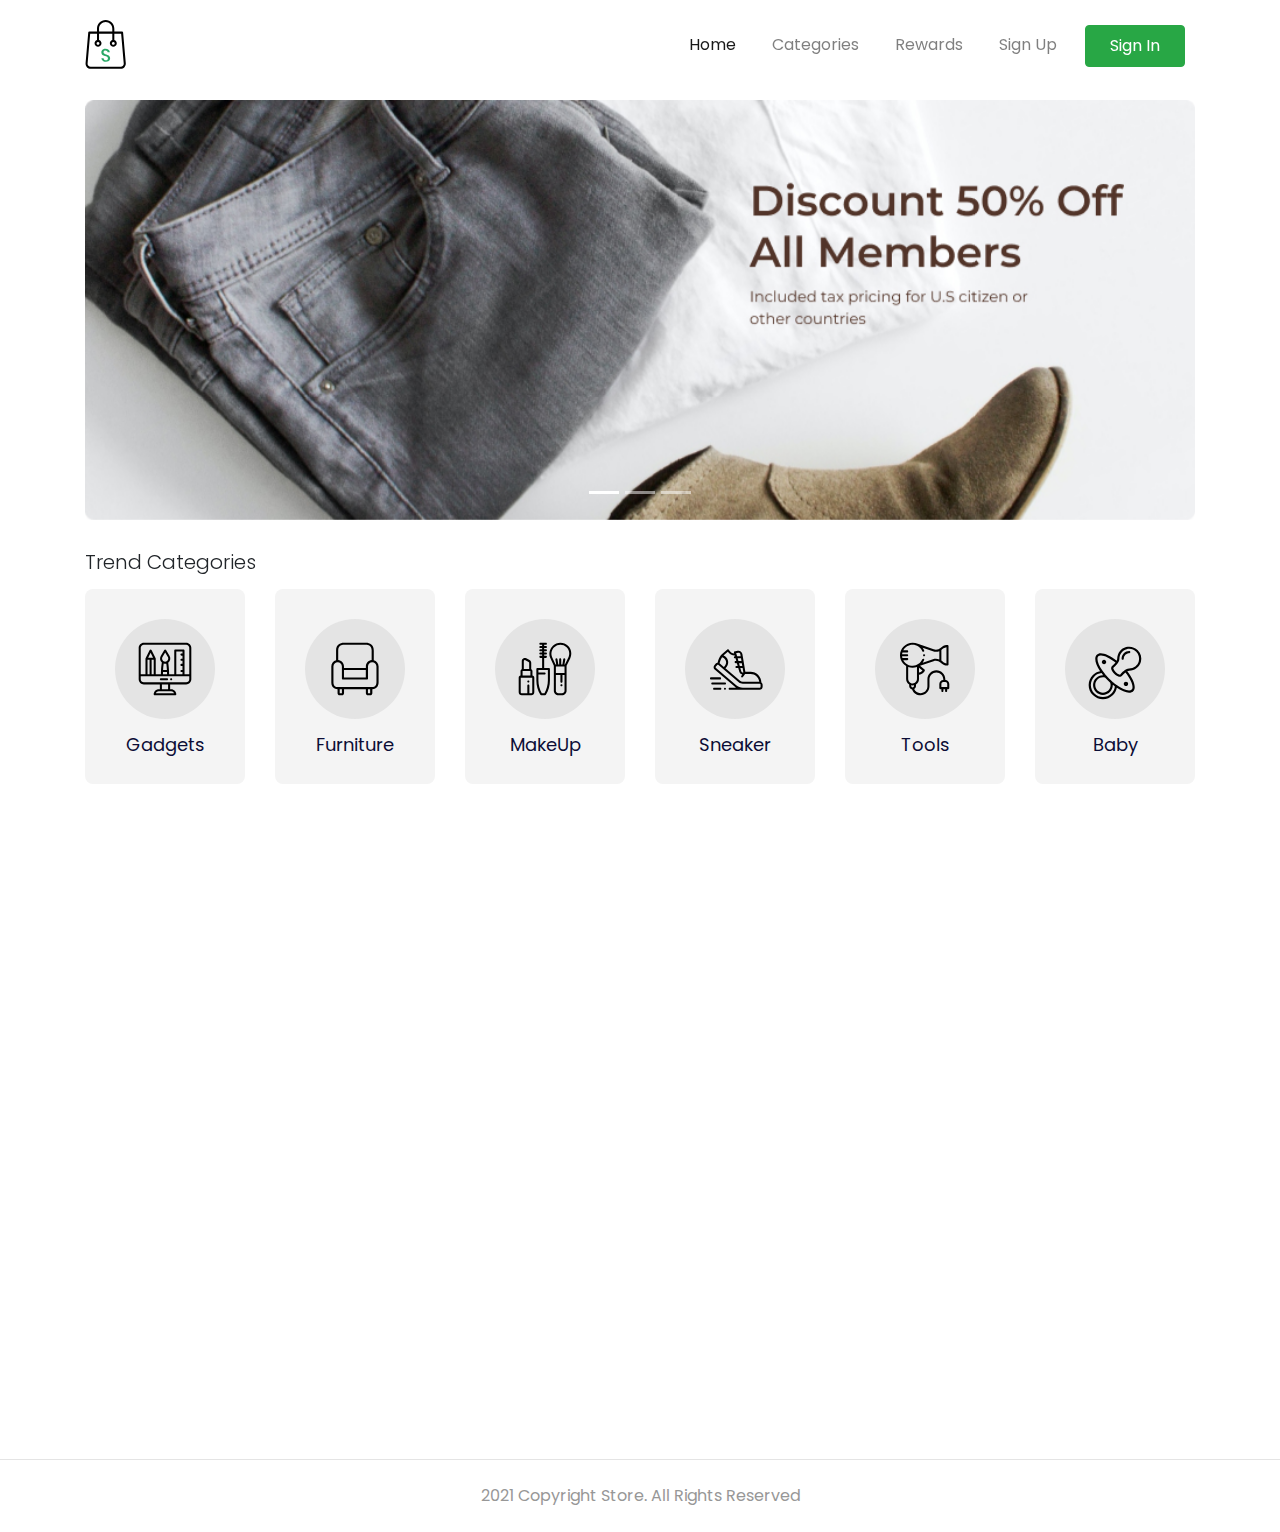
<file: index.html>
<!DOCTYPE html>
<html lang="en">
  <head>
    <meta charset="utf-8" />
    <meta
      name="viewport"
      content="width=device-width, initial-scale=1, shrink-to-fit=no"
    />
    <meta name="description" content="" />
    <meta name="author" content="" />

    <title>Store - Your Best Marketplace</title>

    <link href="https://unpkg.com/aos@2.3.1/dist/aos.css" rel="stylesheet" />
    <link href="style/main.css" rel="stylesheet" />
  </head>

  <body>
    <!-- TODO 3 Make navigation bar markup -->
    <nav
      class="
        navbar navbar-expand-lg navbar-light navbar-store
        fixed-top
        navbar-fixed-top
      "
      data-aos="fade-down"
    >
      <div class="container">
        <a class="navbar-brand" href="/index.html">
          <img src="/images/logo.svg" alt="" />
        </a>
        <button
          class="navbar-toggler"
          type="button"
          data-toggle="collapse"
          data-target="#navbarResponsive"
        >
          <span class="navbar-toggler-icon"></span>
        </button>
        <div class="collapse navbar-collapse" id="navbarResponsive">
          <ul class="navbar-nav ml-auto">
            <li class="nav-item active">
              <a class="nav-link" href="/">Home </a>
            </li>
            <li class="nav-item">
              <a class="nav-link" href="/categories.html">Categories</a>
            </li>
            <li class="nav-item">
              <a class="nav-link" href="#">Rewards</a>
            </li>
            <li class="nav-item">
              <a class="nav-link" href="/register.html">Sign Up</a>
            </li>
            <li class="nav-item">
              <a
                class="btn btn-success nav-link px-4 text-white"
                href="/login.html"
                >Sign In</a
              >
            </li>
          </ul>
        </div>
      </div>
    </nav>

    <div class="page-content page-home">
      <!-- TODO 7 Make Carousel -->
      <section class="store-carousel">
        <div class="container">
          <div class="row">
            <div class="col-lg-12" data-aos="zoom-in">
              <div
                class="carousel slide"
                id="storeCarousel"
                data-ride="carousel"
              >
                <ol class="carousel-indicators">
                  <li
                    class="active"
                    data-target="#storeCarousel"
                    data-slide-to="0"
                  ></li>
                  <li data-target="#storeCarousel" data-slide-to="1"></li>
                  <li data-target="#storeCarousel" data-slide-to="2"></li>
                </ol>
                <div class="carousel-inner">
                  <div class="carousel-item active">
                    <img
                      src="/images/banner-tiga.jpg"
                      alt=""
                      class="d-block w-100"
                    />
                  </div>
                  <div class="carousel-item">
                    <img
                      src="/images/banner-tiga.jpg"
                      alt=""
                      class="d-block w-100"
                    />
                  </div>
                  <div class="carousel-item">
                    <img
                      src="/images/banner-tiga.jpg"
                      alt=""
                      class="d-block w-100"
                    />
                  </div>
                </div>
              </div>
            </div>
          </div>
        </div>
      </section>

      <!-- TODO 8 Make Trend Categories -->
      <section class="store-trend-categories">
        <div class="container">
          <div class="row">
            <div class="col-12" data-aos="fade-up">
              <h5>Trend Categories</h5>
            </div>
          </div>
          <div class="row">
            <div
              class="col-4 col-md-3 col-lg-2"
              data-aos="fade-up"
              data-aos-delay="100"
            >
              <a href="#" class="component-categories d-block">
                <div class="categories-image">
                  <img
                    src="/images/categories-gadgets.svg"
                    alt=""
                    class="w-100"
                  />
                </div>
                <p class="categories-text">Gadgets</p>
              </a>
            </div>
            <div
              class="col-4 col-md-3 col-lg-2"
              data-aos="fade-up"
              data-aos-delay="200"
            >
              <a href="#" class="component-categories d-block">
                <div class="categories-image">
                  <img
                    src="/images/categories-furniture.svg"
                    alt=""
                    class="w-100"
                  />
                </div>
                <p class="categories-text">Furniture</p>
              </a>
            </div>
            <div
              class="col-4 col-md-3 col-lg-2"
              data-aos="fade-up"
              data-aos-delay="300"
            >
              <a href="#" class="component-categories d-block">
                <div class="categories-image">
                  <img
                    src="/images/categories-makeup.svg"
                    alt=""
                    class="w-100"
                  />
                </div>
                <p class="categories-text">MakeUp</p>
              </a>
            </div>
            <div
              class="col-4 col-md-3 col-lg-2"
              data-aos="fade-up"
              data-aos-delay="400"
            >
              <a href="#" class="component-categories d-block">
                <div class="categories-image">
                  <img
                    src="/images/categories-sneaker.svg"
                    alt=""
                    class="w-100"
                  />
                </div>
                <p class="categories-text">Sneaker</p>
              </a>
            </div>
            <div
              class="col-4 col-md-3 col-lg-2"
              data-aos="fade-up"
              data-aos-delay="500"
            >
              <a href="#" class="component-categories d-block">
                <div class="categories-image">
                  <img
                    src="/images/categories-tools.svg"
                    alt=""
                    class="w-100"
                  />
                </div>
                <p class="categories-text">Tools</p>
              </a>
            </div>
            <div
              class="col-4 col-md-3 col-lg-2"
              data-aos="fade-up"
              data-aos-delay="600"
            >
              <a href="#" class="component-categories d-block">
                <div class="categories-image">
                  <img src="/images/categories-baby.svg" alt="" class="w-100" />
                </div>
                <p class="categories-text">Baby</p>
              </a>
            </div>
          </div>
        </div>
      </section>

      <!-- TODO 10 make new Products  -->
      <section class="store-new-products">
        <div class="container">
          <div class="row">
            <div class="col-12" data-aos="fade-up">
              <h5>New Products</h5>
            </div>
          </div>
          <div class="row">
            <div
              class="col-6 col-md-4 col-lg-3"
              data-aos="fade-up"
              data-aos-delay="100"
            >
              <a href="/details.html" class="component-products d-block">
                <div class="products-thumbnail">
                  <div
                    class="products-image"
                    style="background-image: url('/images/product-card-1.png')"
                  ></div>
                </div>
                <div class="products-text">Apple Watch 4</div>
                <div class="products-price">$890</div>
              </a>
            </div>
            <div
              class="col-6 col-md-4 col-lg-3"
              data-aos="fade-up"
              data-aos-delay="200"
            >
              <a href="/details.html" class="component-products d-block">
                <div class="products-thumbnail">
                  <div
                    class="products-image"
                    style="background-image: url('/images/product-card-2.png')"
                  ></div>
                </div>
                <div class="products-text">Orange Bogotta</div>
                <div class="products-price">$94,509</div>
              </a>
            </div>
            <div
              class="col-6 col-md-4 col-lg-3"
              data-aos="fade-up"
              data-aos-delay="300"
            >
              <a href="/details.html" class="component-products d-block">
                <div class="products-thumbnail">
                  <div
                    class="products-image"
                    style="
                      background-image: url('/images/products-sofa-ternyaman.jpg');
                    "
                  ></div>
                </div>
                <div class="products-text">Sofa Ternyaman</div>
                <div class="products-price">$12,321</div>
              </a>
            </div>
            <div
              class="col-6 col-md-4 col-lg-3"
              data-aos="fade-up"
              data-aos-delay="400"
            >
              <a href="/details.html" class="component-products d-block">
                <div class="products-thumbnail">
                  <div
                    class="products-image"
                    style="
                      background-image: url('/images/products-bubuk-maketti.jpg');
                    "
                  ></div>
                </div>
                <div class="products-text">Bubuk super Menghilang</div>
                <div class="products-price">$99</div>
              </a>
            </div>
            <div
              class="col-6 col-md-4 col-lg-3"
              data-aos="fade-up"
              data-aos-delay="500"
            >
              <a href="/details.html" class="component-products d-block">
                <div class="products-thumbnail">
                  <div
                    class="products-image"
                    style="background-image: url('/images/product-card-5.png')"
                  ></div>
                </div>
                <div class="products-text">Seprei terbang</div>
                <div class="products-price">$0</div>
              </a>
            </div>
            <div
              class="col-6 col-md-4 col-lg-3"
              data-aos="fade-up"
              data-aos-delay="600"
            >
              <a href="/details.html" class="component-products d-block">
                <div class="products-thumbnail">
                  <div
                    class="products-image"
                    style="
                      background-image: url('/images/products-mavic-kawe.jpg');
                    "
                  ></div>
                </div>
                <div class="products-text">Keran kawe</div>
                <div class="products-price">$113</div>
              </a>
            </div>
            <div
              class="col-6 col-md-4 col-lg-3"
              data-aos="fade-up"
              data-aos-delay="700"
            >
              <a href="/details.html" class="component-products d-block">
                <div class="products-thumbnail">
                  <div
                    class="products-image"
                    style="
                      background-image: url('/images/products-black-edition-nike.jpg');
                    "
                  ></div>
                </div>
                <div class="products-text">Sepatu ajaib</div>
                <div class="products-price">$94,2</div>
              </a>
            </div>
            <div
              class="col-6 col-md-4 col-lg-3"
              data-aos="fade-up"
              data-aos-delay="800"
            >
              <a href="/details.html" class="component-products d-block">
                <div class="products-thumbnail">
                  <div
                    class="products-image"
                    style="
                      background-image: url('/images/products-monkey-toys.jpg');
                    "
                  ></div>
                </div>
                <div class="products-text">Monkey Toys</div>
                <div class="products-price">$46</div>
              </a>
            </div>
          </div>
        </div>
      </section>
    </div>

    <!-- TODO 12 make footer -->
    <footer>
      <div class="container">
        <div class="row">
          <div class="col-12 text-center">
            <p class="pt-4 pb-2">2021 Copyright Store. All Rights Reserved</p>
          </div>
        </div>
      </div>
    </footer>

    <!-- Bootstrap core JavaScript -->
    <script src="/vendor/jquery/jquery.slim.min.js"></script>
    <script src="/vendor/bootstrap/js/bootstrap.bundle.min.js"></script>
    <script src="https://unpkg.com/aos@2.3.1/dist/aos.js"></script>
    <script>
      AOS.init();
    </script>
    <script src="/script/navbar-scroll.js"></script>
  </body>
</html>
</file>
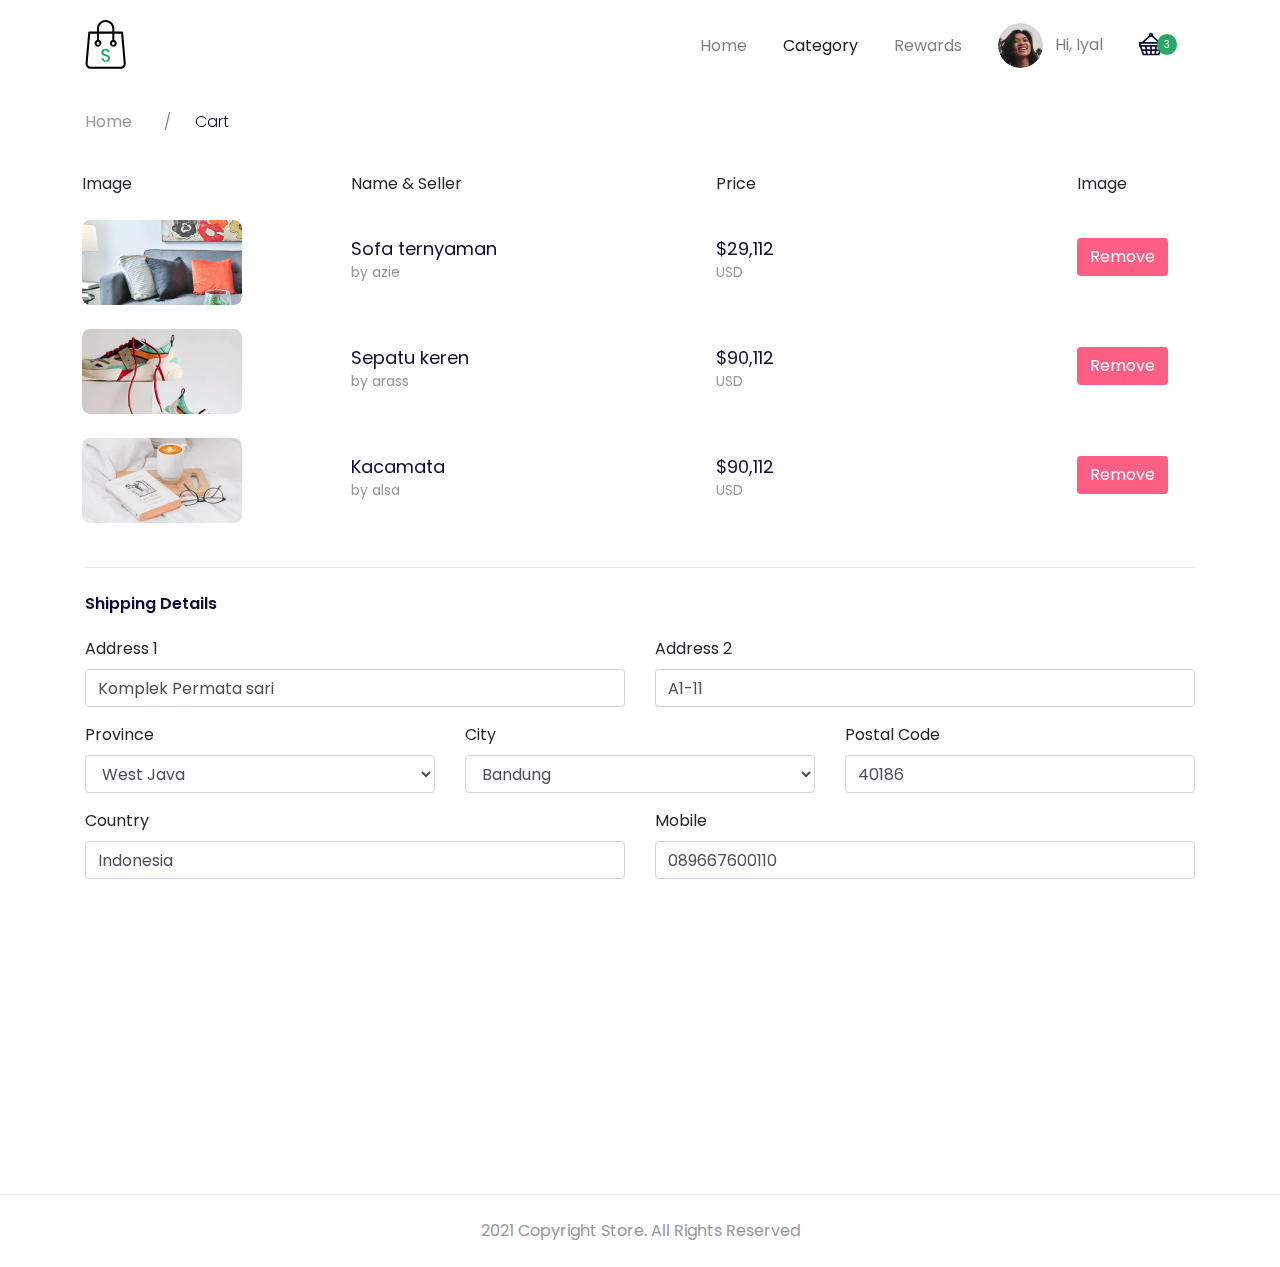
<file: cart.html>
<!-- TODO 13 Make Category Page -->
<!DOCTYPE html>
<html lang="en">
  <head>
    <meta charset="utf-8" />
    <meta
      name="viewport"
      content="width=device-width, initial-scale=1, shrink-to-fit=no"
    />
    <meta name="description" content="" />
    <meta name="author" content="" />
 
    <title>Store - Your Best Marketplace</title>
 
    <!-- untuk animasi -->
    <link href="https://unpkg.com/aos@2.3.1/dist/aos.css" rel="stylesheet" />
    <!-- panggil css -->
    <link href="style/main.css" rel="stylesheet" />
  </head>
 
  <body>
    <nav class="navbar navbar-expand-lg navbar-light navbar-store fixed-top navbar-fixed-top"
        data-aos="fade-down">
      <div class="container">
        <a href="/index.html" class="navbar-brand">
          <img src="/images/logo.svg" alt="Logo" />
        </a>
        <button
          class="navbar-toggler"
          type="button"
          data-toggle="collapse"
          data-target="#navbarResponsive"
        >
          <span class="navbar-toggler-icon" id="navbarResponsive">
        </button>
        <div class="collapse navbar-collapse" id="navbarResponsive">
          <ul class="navbar-nav ml-auto">
            <li class="nav-item">
              <a href="/index.html" class="nav-link">Home</a>
            </li>
            <li class="nav-item active">
              <a href="/categories.html" class="nav-link">Category</a>
            </li>
            <li class="nav-item">
              <a href="#" class="nav-link">Rewards</a>
            </li>
          </ul>
          <!-- Desktop Menu -->
          <ul class="navbar-nav d-none d-lg-flex">
            <li class="nav-item dropdown">
              <a
                class="nav-link"
                href="#"
                id="navbarDropdown"
                role="button"
                data-toggle="dropdown"
                aria-haspopup="true"
                aria-expanded="false"
              >
                <img
                  src="/images/icon-user.png"
                  alt=""
                  class="rounded-circle mr-2 profile-picture"
                />
                Hi, Iyal
              </a>
              <div class="dropdown-menu" aria-labelledby="navbarDropdown">
                <a class="dropdown-item" href="/dashboard.html">Dashboard</a>
                <a class="dropdown-item" href="/dashboard-account.html"
                  >Settings</a
                >
                <div class="dropdown-divider"></div>
                <a class="dropdown-item" href="/">Logout</a>
              </div>
            </li>
            <li class="nav-item">
              <a class="nav-link d-inline-block mt-2" href="#">
                <img src="/images/icon-cart.svg" alt="" />
                <div class="card-badge">3</div>
              </a>
            </li>
          </ul>
 
          <!-- Mobile Menu -->
          <ul class="navbar-nav d-block d-lg-none">
            <li class="nav-item">
              <a class="nav-link" href="#"> Hi, iyal </a>
            </li>
            <li class="nav-item">
              <a class="nav-link d-inline-block" href="#"> Cart </a>
            </li>
          </ul>
          </div>
          </span>
      </div>
    </nav>
 
    <!-- Page Content -->
    <div class="page-content page-cart">
      <!-- TODO 15 Breadcrumbs markup -->
      <section class="store-breadcrumbs"
        data-aos="fade-down"
        data-aos-delay="100"
      >
        <div class="container">
          <div class="row">
            <div class="col-12">
              <nav aria-label="breadcrumb">
                <ol class="breadcrumb">
                  <li class="breadcrumb-item"><a href="/">Home</a></li>
                  <li class="breadcrumb-item active" aria-current="page">
                    Cart
                  </li>
                </ol>
              </nav>
            </div>
          </div>
        </div>
      </section>


      <section class="store-cart">
      <div class="container">
        <!-- TODO 25. Cart Item Markup -->
        <div class="row" data-aos="fade-up" data-aos-delay="100">
          <div class="col-12 table-responsive">
            <table class="table table-borderless table-cart">
              <thead>
                <tr>
                  <td>Image</td>
                  <td>Name &amp; Seller</td>
                  <td>Price</td>
                  <td>Image</td>
                </tr>
              </thead>
              <tbody>
                <tr>
                  <td style="width: 25%;">
                    <img src="/images/product-cart-1.jpg" alt="" class="cart-image">
                  </td>
                  <td style="width: 35%;">
                    <div class="product-title">Sofa ternyaman</div>
                    <div class="product-subtitle">by azie</div>
                  </td>
                  <td style="width: 35%;">
                    <div class="product-title">$29,112</div>
                    <div class="product-subtitle">USD</div>
                  </td>
                  <td style="width: 20%;">
                    <a href="#" class="btn btn-remove-cart">Remove</a>
                  </td>
                </tr>
                <tr>
                  <td style="width: 25%;">
                    <img src="/images/product-cart-2.jpg" alt="" class="cart-image">
                  </td>
                  <td style="width: 30%;">
                    <div class="product-title">Sepatu keren</div>
                    <div class="product-subtitle">by arass</div>
                  </td>
                  <td style="width: 30%;">
                    <div class="product-title">$90,112</div>
                    <div class="product-subtitle">USD</div>
                  </td>
                  <td style="width: 20%;">
                    <a href="#" class="btn btn-remove-cart">Remove</a>
                  </td>
                </tr>
                <tr>
                  <td style="width: 25%;">
                    <img src="/images/product-cart-3.jpg" alt="" class="cart-image">
                  </td>
                  <td style="width: 30%;">
                    <div class="product-title">Kacamata</div>
                    <div class="product-subtitle">by alsa</div>
                  </td>
                  <td style="width: 30%;">
                    <div class="product-title">$90,112</div>
                    <div class="product-subtitle">USD</div>
                  </td>
                  <td style="width: 20%;">
                    <a href="#" class="btn btn-remove-cart">Remove</a>
                  </td>
                </tr>
              </tbody>
            </table>
          </div>
        </div>
        <!-- TODO 27 Shipping Information Markup -->
        <div class="row" data-aos="fade-up" data-aos-delay="200">
          <div class="col-12">
            <hr>
          </div>
          <div class="col-12">
            <h2 class="mb-4">Shipping Details</h2>
          </div>
 
        </div>
        <div class="row mb-2" data-aos="fade-up" data-aos-delay="300">
          <div class="col-md-6">
            <div class="form-group">
              <label for="addressOne">Address 1</label>
              <input type="text" class="form-control" id="addressOne" name="addressOne" value="Komplek Permata sari">
            </div>
          </div>
          <div class="col-md-6">
            <div class="form-group">
              <label for="addressTwo">Address 2</label>
              <input type="text" class="form-control" id="addressTwo" name="addressTwo" value="A1-11">
            </div>
          </div>
          <div class="col-md-4">
            <div class="form-group">
              <label for="province">Province</label>
              <select name="province" id="province" class="form-control">
                <option value="West Java">West Java</option>
              </select>
            </div>
          </div>
          <div class="col-md-4">
            <div class="form-group">
              <label for="city">City</label>
              <select name="city" id="city" class="form-control">
                <option value="Bandung">Bandung</option>
              </select>
            </div>
          </div>
          <div class="col-md-4">
            <div class="form-group">
              <label for="postalCode">Postal Code</label>
              <input type="text" 
              class="form-control"
              id="postalCode"
              name="postalCode"
              value="40186"
              >
            </div>
          </div>
          <div class="col-md-6">
            <div class="form-group">
              <label for="country">Country</label>
              <input type="text" 
              class="form-control"
              id="country"
              name="country"
              value="Indonesia"
              >
            </div>
          </div>
          <div class="col-md-6">
            <div class="form-group">
              <label for="mobile">Mobile</label>
              <input type="text" 
              class="form-control"
              id="mobile"
              name="mobile"
              value="089667600110"
              >
            </div>
          </div>
        </div>
        <!-- TODO 28 Payment information markup -->
        <div class="row mt-3" data-aos="fade-up" data-aos-delay="400">
          <div class="col-12">
            <hr />
          </div>
          <div class="col-12">
            <h2>Payment Informations</h2>
          </div>
        </div>
        <div class="row" data-aos="fade-up" data-aos-delay="400">
          <div class="col-4 col-md-2">
            <div class="product-title">$10</div>
            <div class="product-subtitle">Country Tax</div>
          </div>
          <div class="col-4 col-md-3">
            <div class="product-title">$280</div>
            <div class="product-subtitle">Product Insurance</div>
          </div>
          <div class="col-4 col-md-2">
            <div class="product-title">$580</div>
            <div class="product-subtitle">Ship to Bandung</div>
          </div>
          <div class="col-4 col-md-2">
            <div class="product-title">$970</div>
            <div class="product-subtitle">Total</div>
          </div>
          <div class="col-8 col-md-3">
            <a href="/success.html" class="btn btn-success mt-4 px-4 btn-block">
            Check out now</a>
          </div>
        </div>
      </div>
      </section>
    </div>
 
    <footer>
      <div class="container">
        <div class="row">
          <div class="col-12 text-center">
            <p class="pt-4 pb-2">
              2021 Copyright Store. All Rights Reserved
            </p>
          </div>
        </div>
      </div>
    </footer>
    <!-- Bootstrap core JavaScript -->
    <script src="/vendor/jquery/jquery.slim.min.js"></script>
    <script src="/vendor/bootstrap/js/bootstrap.bundle.min.js"></script>
    <script src="https://unpkg.com/aos@2.3.1/dist/aos.js"></script>
    <script>
      AOS.init();
    </script>
    <script src="/script/navbar-scroll.js">
    </script>
  </body>
</html>
</file>
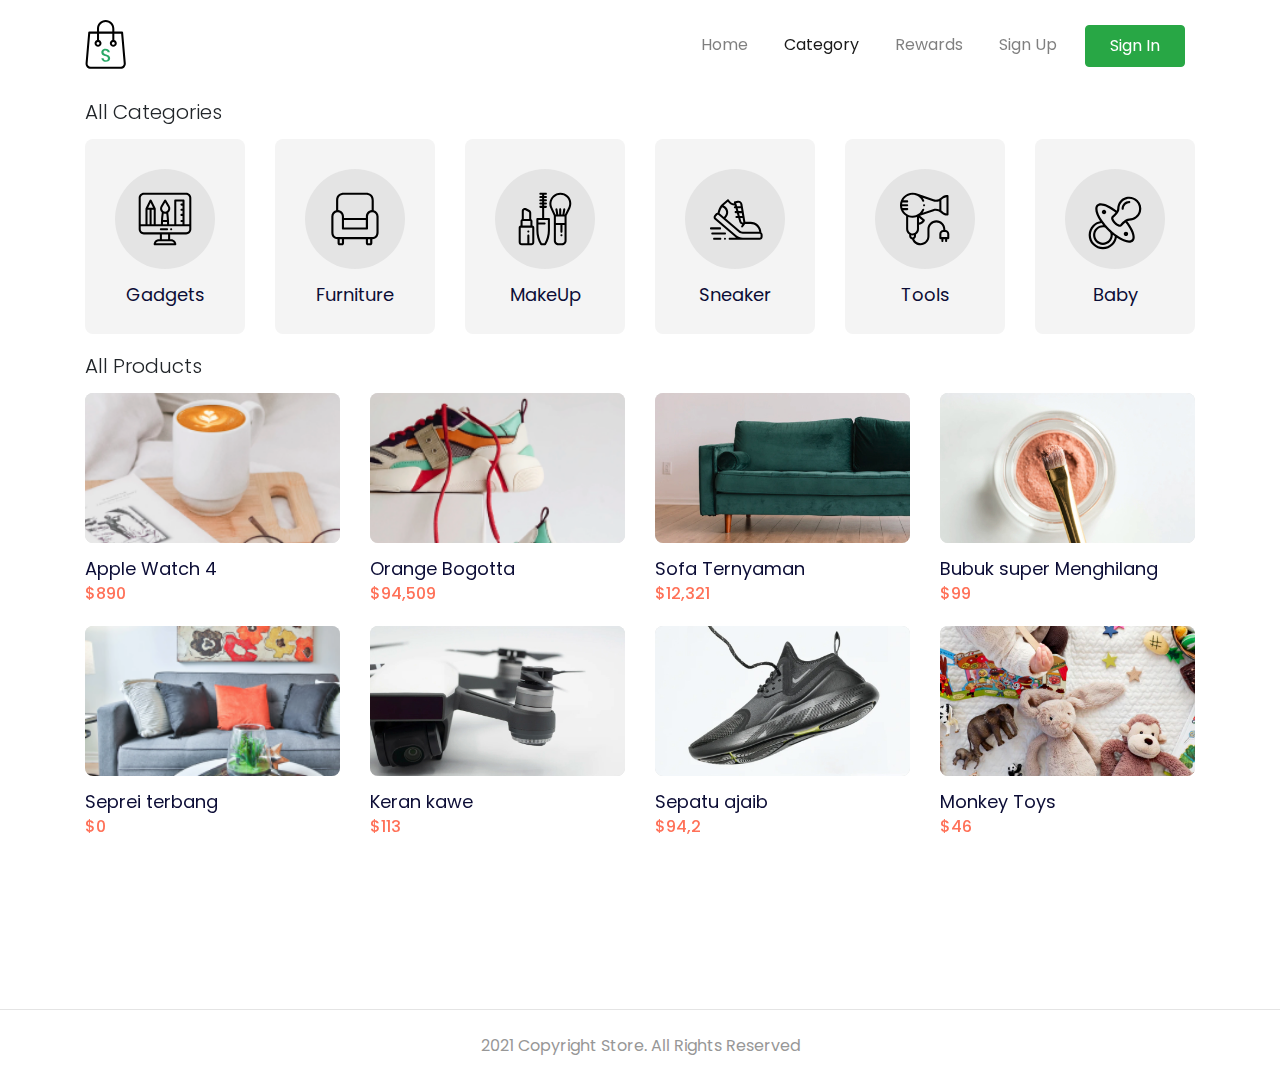
<file: categories.html>
<!DOCTYPE html>
<html lang="en">
  <head>
    <meta charset="utf-8" />
    <meta
      name="viewport"
      content="width=device-width, initial-scale=1, shrink-to-fit=no"
    />
    <meta name="description" content="" />
    <meta name="author" content="" />
 
    <title>Store - Your Best Marketplace</title>
 
    <!-- untuk animasi -->
    <link href="https://unpkg.com/aos@2.3.1/dist/aos.css" rel="stylesheet" />
    <!-- panggil css -->
    <link href="style/main.css" rel="stylesheet" />
  </head>
 
  <body>
    <nav
      class="
        navbar navbar-expand-lg navbar-light navbar-store
        fixed-top
        navbar-fixed-top
      "
      data-aos="fade-down"
    >
      <div class="container">
        <a href="/index.html" class="navbar-brand">
          <img src="/images/logo.svg" alt="Logo" />
        </a>
        <button
          class="navbar-toggler"
          type="button"
          data-toggle="collapse"
          data-target="#navbarResponsive"
        >
          <span class="navbar-toggler-icon" id="navbarResponsive">
            </button>
            <div class="collapse navbar-collapse" id="navbarResponsive">
            <ul class="navbar-nav ml-auto">
              <li class="nav-item">
                <a href="/index.html" class="nav-link">Home</a>
              </li>
              <li class="nav-item active">
                <a href="/categories.html" class="nav-link">Category</a>
              </li>
              <li class="nav-item">
                <a href="#" class="nav-link">Rewards</a>
              </li>
              <li class="nav-item">
                <a href="/register.html" class="nav-link">Sign Up</a>
              </li>
              <li class="nav-item">
                <a href="/login.html" class="btn btn-success nav-link px-4 text-white">Sign In</a>
              </li>
            </ul>
            </div>
          </span>
      </div>
    </nav>
 
    <!-- Page Content -->
    <div class="page-content page-home">
      <section class="store-trend-categories">
        <div class="container">
          <div class="row">
            <div class="col-12" data-aos="fade-up">
              <h5>All Categories</h5>
            </div>
          </div>
          <div class="row">
            <div class="col-4 col-md-3 col-lg-2" data-aos="fade-up" data-aos-delay="100">
              <a href="#" class="component-categories d-block">
                <div class="categories-image">
                  <img src="/images/categories-gadgets.svg" alt="" class="w-100">
                </div>
                <p class="categories-text">
                  Gadgets
                </p>
              </a>
            </div>
              <div class="col-4 col-md-3 col-lg-2" data-aos="fade-up" data-aos-delay="200">
                <a href="#" class="component-categories d-block">
                  <div class="categories-image">
                    <img src="/images/categories-furniture.svg" alt="" class="w-100">
                  </div>
                  <p class="categories-text">
                    Furniture
                  </p>
                </a>
              </div>
              <div class="col-4 col-md-3 col-lg-2" data-aos="fade-up" data-aos-delay="300">
              <a href="#" class="component-categories d-block">
                <div class="categories-image">
                  <img src="/images/categories-makeup.svg" alt="" class="w-100">
                </div>
                <p class="categories-text">
                  MakeUp
                </p>
              </a>
            </div>
            <div class="col-4 col-md-3 col-lg-2" data-aos="fade-up" data-aos-delay="400">
              <a href="#" class="component-categories d-block">
                <div class="categories-image">
                  <img src="/images/categories-sneaker.svg" alt="" class="w-100">
                </div>
                <p class="categories-text">
                  Sneaker
                </p>
              </a>
            </div>
            <div class="col-4 col-md-3 col-lg-2" data-aos="fade-up" data-aos-delay="500">
              <a href="#" class="component-categories d-block">
                <div class="categories-image">
                  <img src="/images/categories-tools.svg" alt="" class="w-100">
                </div>
                <p class="categories-text">
                  Tools
                </p>
              </a>
            </div>
            <div class="col-4 col-md-3 col-lg-2" data-aos="fade-up" data-aos-delay="600">
              <a href="#" class="component-categories d-block">
                <div class="categories-image">
                  <img src="/images/categories-baby.svg" alt="" class="w-100">
                </div>
                <p class="categories-text">
                  Baby
                </p>
              </a>
            </div>
          </div>
        </div>
      </section>
      <section class="store-new-products">
        <div class="container">
          <div class="row">
            <div class="col-12" data-aos="fade-up">
                <h5>All Products</h5>
            </div>
          </div>
          <div class="row">
            <div class="col-6 col-md-4 col-lg-3" data-aos="fade-up" data-aos-delay="100">
              <a href="/details.html" class="component-products d-block">
                <div class="products-thumbnail">
                  <div class="products-image" style="background-image: url('/images/product-card-1.png')">
 
                  </div>
                </div>
                <div class="products-text">
                  Apple Watch 4
                </div>
                <div class="products-price">
                  $890
                </div>
              </a>
            </div>
            <div class="col-6 col-md-4 col-lg-3" data-aos="fade-up" data-aos-delay="200">
              <a href="/details.html" class="component-products d-block">
                <div class="products-thumbnail">
                  <div class="products-image" style="background-image: url('/images/product-card-2.png')">
 
                  </div>
                </div>
                <div class="products-text">
                  Orange Bogotta
                </div>
                <div class="products-price">
                  $94,509
                </div>
              </a>
            </div>
            <div class="col-6 col-md-4 col-lg-3" data-aos="fade-up" data-aos-delay="300">
              <a href="/details.html" class="component-products d-block">
                <div class="products-thumbnail">
                  <div class="products-image" style="background-image: url('/images/products-sofa-ternyaman.jpg')">
 
                  </div>
                </div>
                <div class="products-text">
                  Sofa Ternyaman
                </div>
                <div class="products-price">
                  $12,321
                </div>
              </a>
            </div>
            <div class="col-6 col-md-4 col-lg-3" data-aos="fade-up" data-aos-delay="400">
              <a href="/details.html" class="component-products d-block">
                <div class="products-thumbnail">
                  <div class="products-image" style="background-image: url('/images/products-bubuk-maketti.jpg')">
 
                  </div>
                </div>
                <div class="products-text">
                  Bubuk super Menghilang
                </div>
                <div class="products-price">
                  $99
                </div>
              </a>
            </div>
            <div class="col-6 col-md-4 col-lg-3" data-aos="fade-up" data-aos-delay="500">
              <a href="/details.html" class="component-products d-block">
                <div class="products-thumbnail">
                  <div class="products-image" style="background-image: url('/images/product-card-5.png')">
 
                  </div>
                </div>
                <div class="products-text">
                  Seprei terbang
                </div>
                <div class="products-price">
                  $0
                </div>
              </a>
            </div>
            <div class="col-6 col-md-4 col-lg-3" data-aos="fade-up" data-aos-delay="600">
              <a href="/details.html" class="component-products d-block">
                <div class="products-thumbnail">
                  <div class="products-image" style="background-image: url('/images/products-mavic-kawe.jpg')">
 
                  </div>
                </div>
                <div class="products-text">
                    Keran kawe
                </div>
                <div class="products-price">
                  $113
                </div>
              </a>
            </div>
            <div class="col-6 col-md-4 col-lg-3" data-aos="fade-up" data-aos-delay="700">
              <a href="/details.html" class="component-products d-block">
                <div class="products-thumbnail">
                  <div class="products-image" style="background-image: url('/images/products-black-edition-nike.jpg')">
 
                  </div>
                </div>
                <div class="products-text">
                  Sepatu ajaib
                </div>
                <div class="products-price">
                  $94,2
                </div>
              </a>
            </div>
            <div class="col-6 col-md-4 col-lg-3" data-aos="fade-up" data-aos-delay="800">
              <a href="/details.html" class="component-products d-block">
                <div class="products-thumbnail">
                  <div class="products-image" style="background-image: url('/images/products-monkey-toys.jpg')">
 
                  </div>
                </div>
                <div class="products-text">
                  Monkey Toys
                </div>
                <div class="products-price">
                  $46
                </div>
              </a>
            </div>
          </div>
        </div>
      </section>
    </div>
 
    <footer>
      <div class="container">
        <div class="row">
          <div class="col-12 text-center">
            <p class="pt-4 pb-2">
              2021 Copyright Store. All Rights Reserved
            </p>
          </div>
        </div>
      </div>
    </footer>
    <!-- Bootstrap core JavaScript -->
    <script src="/vendor/jquery/jquery.slim.min.js"></script>
    <script src="/vendor/bootstrap/js/bootstrap.bundle.min.js"></script>
    <script src="https://unpkg.com/aos@2.3.1/dist/aos.js"></script>
    <script>
      AOS.init();
    </script>
    <script src="/script/navbar-scroll.js">
 
    </script>
  </body>
</html>
</file>
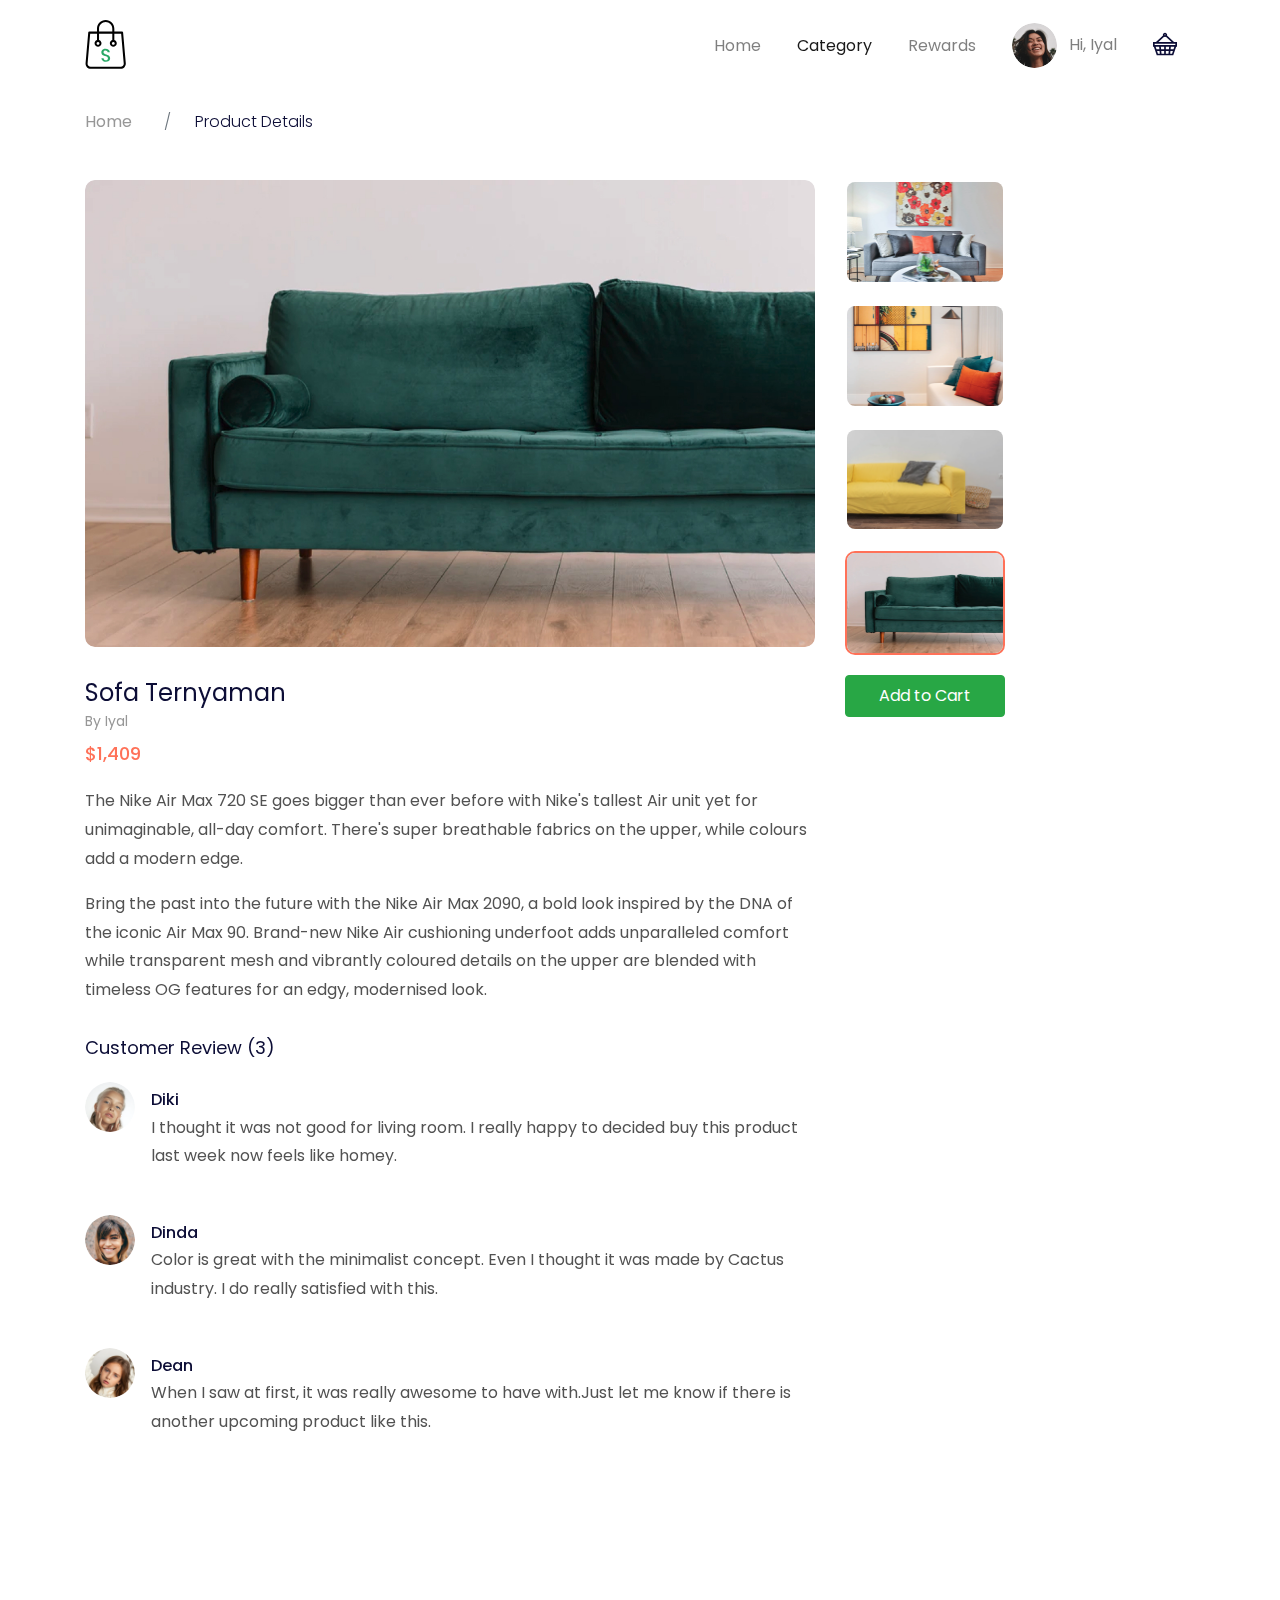
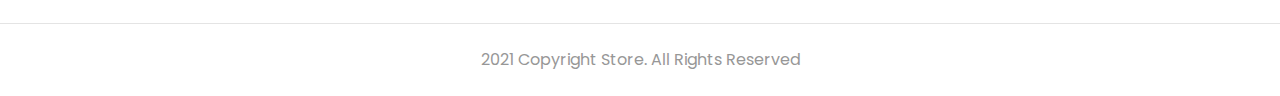
<file: details.html>
<!-- TODO 13 Make Category Page -->
<!DOCTYPE html>
<html lang="en">
  <head>
    <meta charset="utf-8" />
    <meta
      name="viewport"
      content="width=device-width, initial-scale=1, shrink-to-fit=no"
    />
    <meta name="description" content="" />
    <meta name="author" content="" />
 
    <title>Store - Your Best Marketplace</title>
 
    <!-- untuk animasi -->
    <link href="https://unpkg.com/aos@2.3.1/dist/aos.css" rel="stylesheet" />
    <!-- panggil css -->
    <link href="style/main.css" rel="stylesheet" />
  </head>
 
  <body>
    <nav
      class="
        navbar navbar-expand-lg navbar-light navbar-store
        fixed-top
        navbar-fixed-top
      "
      data-aos="fade-down"
    >
      <div class="container">
        <a href="/index.html" class="navbar-brand">
          <img src="/images/logo.svg" alt="Logo" />
        </a>
        <button
          class="navbar-toggler"
          type="button"
          data-toggle="collapse"
          data-target="#navbarResponsive"
        >
          <span class="navbar-toggler-icon" id="navbarResponsive">
        </button>
          <div class="collapse navbar-collapse" id="navbarResponsive">
          <ul class="navbar-nav ml-auto">
            <li class="nav-item">
              <a href="/index.html" class="nav-link">Home</a>
            </li>
            <li class="nav-item active">
              <a href="/categories.html" class="nav-link">Category</a>
            </li>
            <li class="nav-item">
              <a href="#" class="nav-link">Rewards</a>
            </li>
          </ul>
          <!-- Desktop Menu -->
          <ul class="navbar-nav d-none d-lg-flex">
            <li class="nav-item dropdown">
              <a
                class="nav-link"
                href="#"
                id="navbarDropdown"
                role="button"
                data-toggle="dropdown"
                aria-haspopup="true"
                aria-expanded="false"
              >
                <img
                  src="/images/icon-user.png"
                  alt=""
                  class="rounded-circle mr-2 profile-picture"
                />
                Hi, Iyal
              </a>
              <div class="dropdown-menu" aria-labelledby="navbarDropdown">
                <a class="dropdown-item" href="/dashboard.html">Dashboard</a>
                <a class="dropdown-item" href="/dashboard-account.html"
                  >Settings</a
                >
                <div class="dropdown-divider"></div>
                <a class="dropdown-item" href="/">Logout</a>
              </div>
            </li>
            <li class="nav-item">
              <a class="nav-link d-inline-block mt-2" href="#">
                <img src="/images/icon-cart.svg" alt="" />
              </a>
            </li>
          </ul>
 
          <!-- Mobile Menu -->
          <ul class="navbar-nav d-block d-lg-none">
            <li class="nav-item">
              <a class="nav-link" href="#"> Hi, iyal </a>
            </li>
            <li class="nav-item">
              <a class="nav-link d-inline-block" href="#"> Cart </a>
            </li>
          </ul>
 
            </div>
          </span>
      </div>
    </nav>
 
    <!-- Page Content -->
    <div class="page-content page-details">
      <!-- TODO 15 Breadcrumbs markup -->
      <section
        class="store-breadcrumbs"
        data-aos="fade-down"
        data-aos-delay="100"
      >
        <div class="container">
          <div class="row">
            <div class="col-12">
              <nav aria-label="breadcrumb">
                <ol class="breadcrumb">
                  <li class="breadcrumb-item"><a href="/">Home</a></li>
                  <li class="breadcrumb-item active" aria-current="page">
                    Product Details
                  </li>
                </ol>
              </nav>
            </div>
          </div>
        </div>
      </section>
      <!-- TODO 18 Gallery Markup-->
      <section class="store-gallery" id="gallery">
        <div class="container">
          <div class="row">
            <div class="col-lg-8" data-aos="zoom-in">
              <transition name="slide-fade" mode="out-in">
                <img
                  :key="photos[activePhoto].id"
                  :src="photos[activePhoto].url"
                  class="w-100 main-image"
                  alt=""
                />
              </transition>
            </div>
            <div class="col-lg-2">
              <div class="row">
                <div
                  class="col-3 col-lg-12 mt-2 mt-lg-0"
                  v-for="(photo, index) in photos"
                  :key="photo.id"
                  data-aos="zoom-in"
                  data-aos-delay="100"
                >
                  <a href="#" @click="changeActive(index)">
                    <img
                      :src="photo.url"
                      class="w-100 thumbnail-image"
                      :class="{ active: index == activePhoto }"
                      alt=""
                    />
                  </a>
                </div>
              </div>
            </div>
          </div>
        </div>
      </section>
      <!-- TODO 20 Gallery Markup-->
      <div class="store-details-container">
        <section class="store-heading" data-aos="fade-up" data-aos-delay="700">
          <div class="container">
            <div class="row">
              <div class="col-lg-8">
                <h1>Sofa Ternyaman</h1>
                <div class="owner">By Iyal</div>
                <div class="price">$1,409</div>
              </div>
              <div class="col-lg-2" data-aos="zoom-in">
                <a
                  class="
                    btn btn-success
                    nav-link
                    px-4
                    text-white
                    btn-block
                    mb-3
                  "
                  href="/cart.html"
                  >Add to Cart</a
                >
              </div>
            </div>
          </div>
        </section>
        <section class="store-description" data-aos="fade-up" data-aos-delay="700"
        >
          <div class="container">
            <div class="row">
              <div class="col-12 col-lg-8">
                <p>
                  The Nike Air Max 720 SE goes bigger than ever before with Nike's tallest Air unit yet for unimaginable, all-day comfort. There's super breathable fabrics on the upper, while colours add a modern edge.
                </p>
                <p>
                  Bring the past into the future with the Nike Air Max 2090, a bold look inspired by the DNA of the iconic Air Max 90. Brand-new Nike Air cushioning underfoot adds unparalleled comfort while transparent mesh and vibrantly coloured details on the upper are blended with timeless OG features for an edgy, modernised look.
                </p>
              </div>
            </div>
          </div>
        </section>
        
        <!-- TODO 22 Customer Review Markup -->
        <section class="store-review" data-aos="fade-up" data-aos-delay="700">
          <div class="container">
            <div class="row">
              <div class="col-12 col-lg-8 mt-3 mb-3">
                <h5>Customer Review (3)</h5>
              </div>
            </div>
            <div class="row">
              <div class="col-12 col-lg-8">
                <ul class="list-unstyled">
                  <li class="media">
                    <img
                      src="/images/icon-testimonial-1.png"
                      class="mr-3 rounded-circle"
                      alt=""
                    />
                    <div class="media-body">
                      <h5 class="mt-2 mb-1">Diki</h5>
                  I thought it was not good for living room. I really happy to decided buy this product last week now feels like  homey.
                    </div>
                  </li>
                  <li class="media my-4">
                    <img
                      src="/images/icon-testimonial-2.png"
                      class="mr-3 rounded-circle"
                      alt=""
                    />
                    <div class="media-body">
                      <h5 class="mt-2 mb-1">Dinda</h5>
                      Color is great with the minimalist concept. Even I thought it was made by Cactus industry. I do really satisfied with this.
                    </div>
                  </li>
                  <li class="media">
                    <img
                      src="/images/icon-testimonial-3.png"
                      class="mr-3 rounded-circle"
                      alt=""
                    />
                    <div class="media-body">
                      <h5 class="mt-2 mb-1">Dean</h5>
                      When I saw at first, it was really awesome to have with.Just let me know if there is another upcoming product like
                      this.
                    </div>
                  </li>
                </ul>
              </div>
            </div>
          </div>
        </section>
      </div>
    </div>
 
    <footer>
      <div class="container">
        <div class="row">
          <div class="col-12 text-center">
            <p class="pt-4 pb-2">
              2021 Copyright Store. All Rights Reserved
            </p>
          </div>
        </div>
      </div>
    </footer>
    <!-- Bootstrap core JavaScript -->
    <script src="/vendor/jquery/jquery.slim.min.js"></script>
    <script src="/vendor/bootstrap/js/bootstrap.bundle.min.js"></script>
    <script src="https://unpkg.com/aos@2.3.1/dist/aos.js"></script>
    <script>
      AOS.init();
    </script>
    <!-- TODO 17 Section Gallery VueJS -->
    <script src="/vendor/vue/vue.js"></script>
    <script>
      var gallery = new Vue({
        el: "#gallery",
        mounted() {
          AOS.init();
        },
        data: {
          activePhoto: 3,
          photos: [
            {
              id: 1,
              url: "/images/product-details-1.jpg",
            },
            {
              id: 2,
              url: "/images/product-details-2.jpg",
            },
            {
              id: 3,
              url: "/images/product-details-3.jpg",
            },
            {
              id: 4,
              url: "/images/product-details-4.jpg",
            },
          ],
        },
        methods: {
          changeActive(id) {
            this.activePhoto = id;
          },
        },
      });
    </script>
    <script src="/script/navbar-scroll.js">
    </script>
  </body>
</html>
</file>
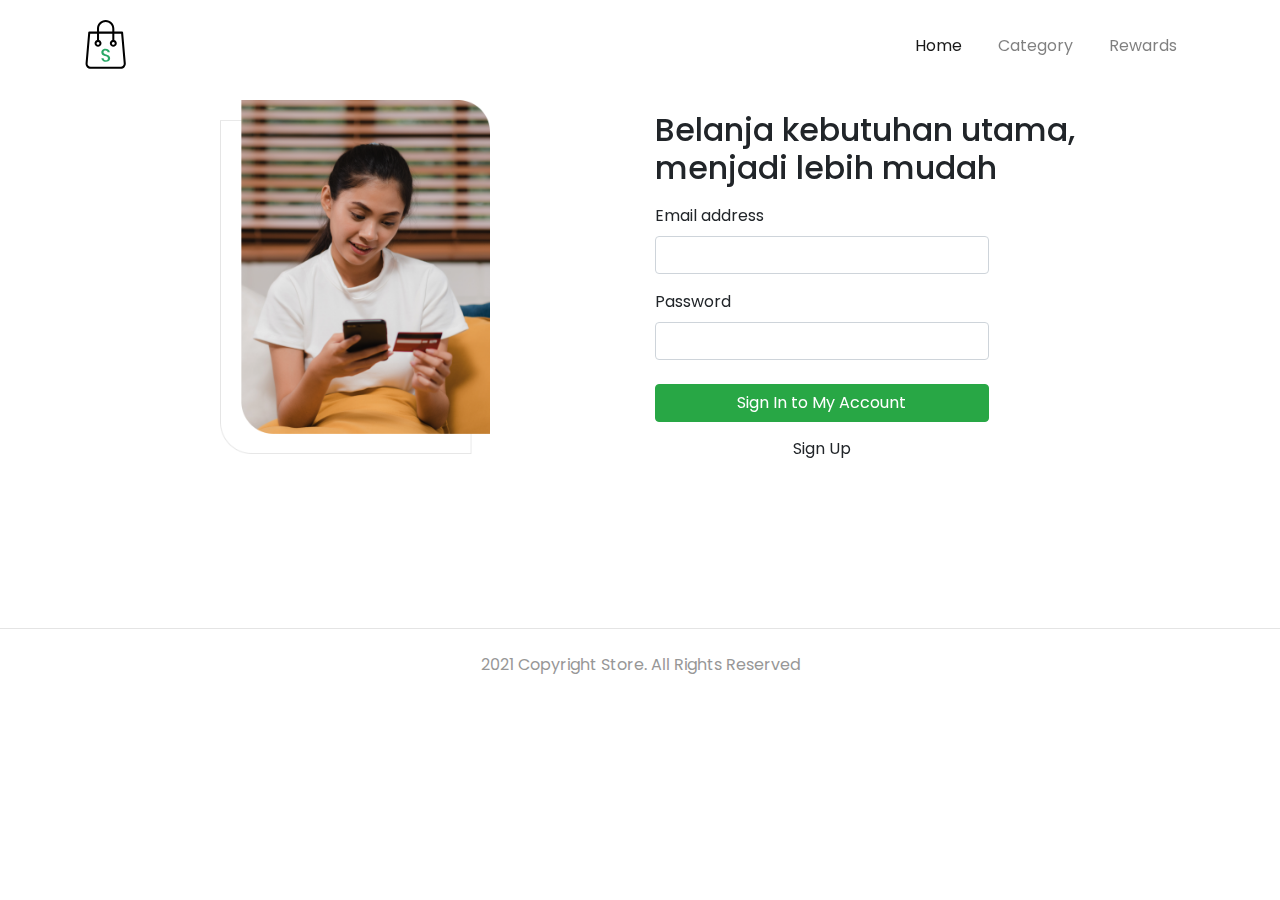
<file: login.html>
<!---todo32 -->
<!DOCTYPE html>
<html lang="en">
  <head>
    <meta charset="utf-8" />
    <meta
      name="viewport"
      content="width=device-width, initial-scale=1, shrink-to-fit=no"
    />
    <meta name="description" content="" />
    <meta name="author" content="" />
 
    <title>Store - Your Best Marketplace</title>
 
    <!-- untuk animasi -->
    <link href="https://unpkg.com/aos@2.3.1/dist/aos.css" rel="stylesheet" />
    <!-- panggil css -->
    <link href="style/main.css" rel="stylesheet" />
  </head>
 
  <body>
    <nav
      class="
        navbar navbar-expand-lg navbar-light navbar-store
        fixed-top
        navbar-fixed-top
      "
      data-aos="fade-down"
    >
      <div class="container">
        <a href="/index.html" class="navbar-brand">
          <img src="/images/logo.svg" alt="Logo" />
        </a>
        <button
          class="navbar-toggler"
          type="button"
          data-toggle="collapse"
          data-target="#navbarResponsive"
        >
          <span class="navbar-toggler-icon" id="navbarResponsive">
            </button>
            <div class="collapse navbar-collapse" id="navbarResponsive">
            <ul class="navbar-nav ml-auto">
              <li class="nav-item active">
                <a href="/index.html" class="nav-link">Home</a>
              </li>
              <li class="nav-item">
                <a href="/categories.html" class="nav-link">Category</a>
              </li>
              <li class="nav-item">
                <a href="#" class="nav-link">Rewards</a>
              </li>
            </ul>
            </div>
          </span>
      </div>
    </nav>
 
    <!-- Page Content -->
    <div class="page-content page-auth">
      <div class="section-store-auth" data-aos="fade-up">
        <div class="container">
          <div class="row align-items-center row-login">
            <div class="col-lg-6 text-center">
              <img
                src="/images/login-placeholder.png"
                alt=""
                class="w-50 mb-4 mb-lg-none"
              />
            </div>
            <div class="col-lg-5">
              <h2>
                Belanja kebutuhan utama, <br />
                menjadi lebih mudah
              </h2>
              <form class="mt-3">
                <div class="form-group">
                  <label>Email address</label>
                  <input
                    type="email"
                    class="form-control w-75"
                    aria-describedby="emailHelp"
                  />
                </div>
                <div class="form-group">
                  <label>Password</label>
                  <input type="password" class="form-control w-75" />
                </div>
                <a
                  class="btn btn-success btn-block w-75 mt-4"
                  href="/login.html"
                >
                  Sign In to My Account
                </a>
                <a class="btn btn-signup w-75 mt-2" href="/register.html">
                  Sign Up
                </a>
              </form>
            </div>
          </div>
        </div>
      </div>
    </div>
 
    <footer>
      <div class="container">
        <div class="row">
          <div class="col-12 text-center">
            <p class="pt-4 pb-2">
              2021 Copyright Store. All Rights Reserved
            </p>
          </div>
        </div>
      </div>
    </footer>
    <!-- Bootstrap core JavaScript -->
    <script src="/vendor/jquery/jquery.slim.min.js"></script>
    <script src="/vendor/bootstrap/js/bootstrap.bundle.min.js"></script>
    <script src="https://unpkg.com/aos@2.3.1/dist/aos.js"></script>
    <script>
      AOS.init();
    </script>
    <script src="/script/navbar-scroll.js">
 
    </script>
  </body>
</html>
</file>
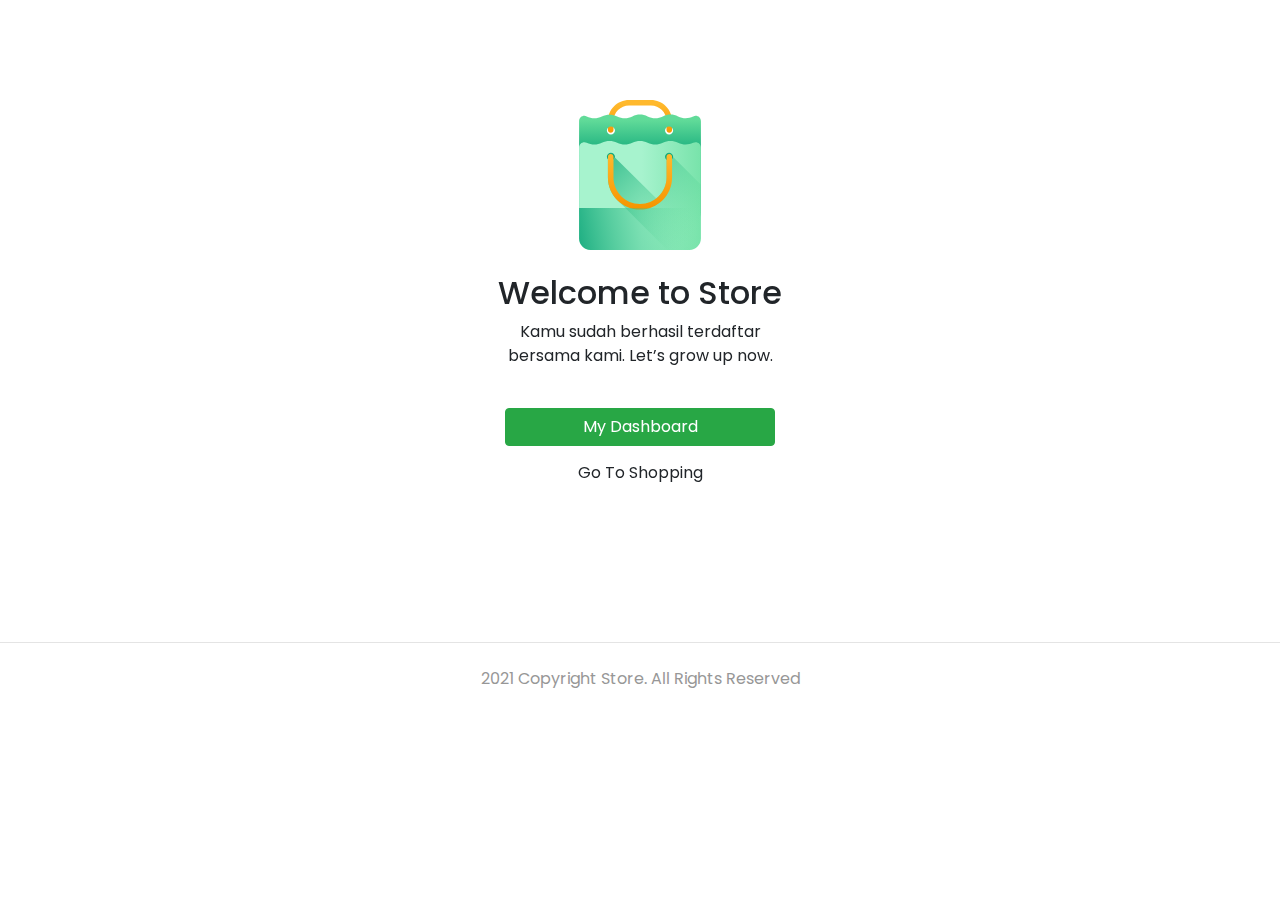
<file: register-success.html>
<!-- TODO 31 Success Register markup -->
<!DOCTYPE html>
<html lang="en">
  <head>
    <meta charset="utf-8" />
    <meta
      name="viewport"
      content="width=device-width, initial-scale=1, shrink-to-fit=no"
    />
    <meta name="description" content="" />
    <meta name="author" content="" />
 
    <title>Store - Your Best Marketplace</title>
 
    <!-- untuk animasi -->
    <link href="https://unpkg.com/aos@2.3.1/dist/aos.css" rel="stylesheet" />
    <!-- panggil css -->
    <link href="style/main.css" rel="stylesheet" />
  </head>
 
  <body>
    <!-- Page Content -->
    <div class="page-content page-home">
      <div class="section-success" data-aos="zoom-in">
        <div class="container">
          <div class="row align-items-center row-login justify-content-center">
            <div class="col-lg-6 text-center">
              <img src="/images/success.svg" alt="" class="mb-4">
              <h2>
                Welcome to Store
              </h2>
              <p>
                Kamu sudah berhasil terdaftar <br />
                bersama kami. Let’s grow up now.
              </p>
              <div>
                <a class="btn btn-success w-50 mt-4" href="/dashboard.html">
                  My Dashboard
                </a>
                <a class="btn btn-signup w-50 mt-2" href="/index.html">
                  Go To Shopping
                </a>
              </div>
            </div>
          </div>
        </div>
      </div>
    </div>
 
    <footer>
      <div class="container">
        <div class="row">
          <div class="col-12 text-center">
            <p class="pt-4 pb-2">
              2021 Copyright Store. All Rights Reserved
            </p>
          </div>
        </div>
      </div>
    </footer>
    <!-- Bootstrap core JavaScript -->
    <script src="/vendor/jquery/jquery.slim.min.js"></script>
    <script src="/vendor/bootstrap/js/bootstrap.bundle.min.js"></script>
    <script src="https://unpkg.com/aos@2.3.1/dist/aos.js"></script>
    <script>
      AOS.init();
    </script>
    <script src="/script/navbar-scroll.js">
 
    </script>
  </body>
</html>
</file>
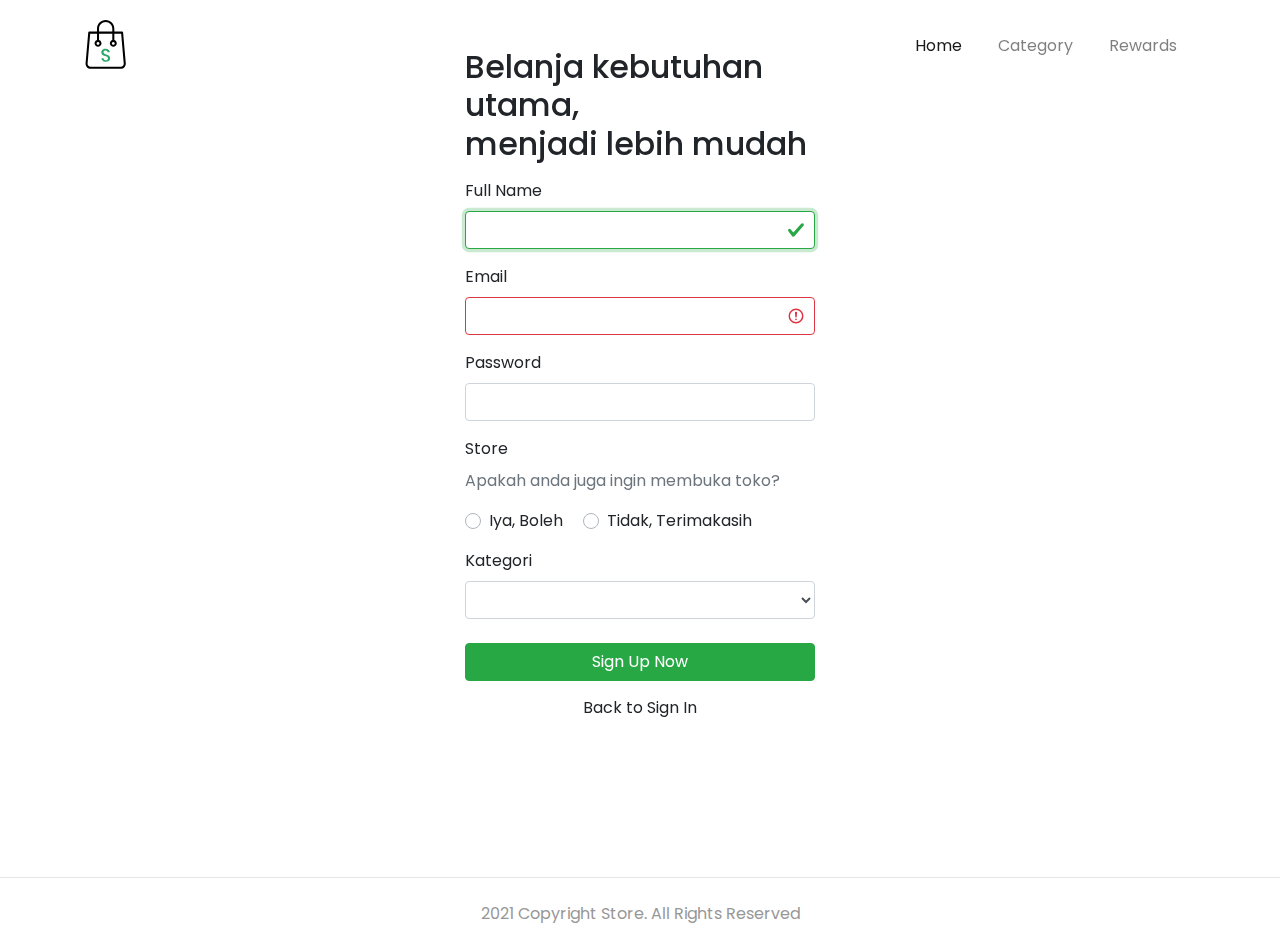
<file: register.html>
<!--todo 34-->

<!DOCTYPE html>
<html lang="en">
  <head>
    <meta charset="utf-8" />
    <meta
      name="viewport"
      content="width=device-width, initial-scale=1, shrink-to-fit=no"
    />
    <meta name="description" content="" />
    <meta name="author" content="" />
 
    <title>Store - Your Best Marketplace</title>
 
    <!-- untuk animasi -->
    <link href="https://unpkg.com/aos@2.3.1/dist/aos.css" rel="stylesheet" />
    <!-- panggil css -->
    <link href="style/main.css" rel="stylesheet" />
  </head>
 
  <body>
    <nav
      class="
        navbar navbar-expand-lg navbar-light navbar-store
        fixed-top
        navbar-fixed-top
      "
      data-aos="fade-down"
    >
      <div class="container">
        <a href="/index.html" class="navbar-brand">
          <img src="/images/logo.svg" alt="Logo" />
        </a>
        <button
          class="navbar-toggler"
          type="button"
          data-toggle="collapse"
          data-target="#navbarResponsive"
        >
          <span class="navbar-toggler-icon" id="navbarResponsive">
            </button>
            <div class="collapse navbar-collapse" id="navbarResponsive">
            <ul class="navbar-nav ml-auto">
              <li class="nav-item active">
                <a href="/index.html" class="nav-link">Home</a>
              </li>
              <li class="nav-item">
                <a href="/categories.html" class="nav-link">Category</a>
              </li>
              <li class="nav-item">
                <a href="#" class="nav-link">Rewards</a>
              </li>
            </ul>
            </div>
          </span>
      </div>
    </nav>
 
    <!-- Page Content -->
    <div class="page-content page-auth mt-5" id="register">
      <div class="section-store-auth" data-aos="fade-up">
        <div class="container">
          <div class="row justify-content-center">
            <div class="col-lg-4">
              <h2>
                Belanja kebutuhan utama, <br />
                menjadi lebih mudah
              </h2>
              <form class="mt-3">
                <div class="form-group">
                  <label>Full Name</label>
                  <input
                    type="text"
                    class="form-control is-valid"
                    aria-describedby="nameHelp"
                    v-model="name"
                    autofocus
                  />
                </div>
                <div class="form-group">
                  <label>Email</label>
                  <input 
                    type="email" 
                    class="form-control is-invalid"
                    v-model="email"
                    />
                </div>
                <div class="form-group">
                  <label>Password</label>
                  <input type="password" class="form-control" />
                </div>
                <div class="form-group">
                  <label>Store</label>
                  <p class="text-muted">
                    Apakah anda juga ingin membuka toko?
                  </p>
                  <div class="custom-control custom-radio custom-control-inline">
                    <input type="radio"
                    class="custom-control-input"
                    name="is_store_open"
                    id="openStoreTrue"
                    v-model="is_store_open"
                    :value="true"/>
                    <label 
                    for="openStoreTrue" 
                    class="custom-control-label">Iya, Boleh</label>
                  </div>
                  <div class="custom-control custom-radio custom-control-inline">
                    <input type="radio"
                    class="custom-control-input"
                    name="is_store_open"
                    id="openStoreFalse"
                    v-model="is_store_open"
                    :value="false"/>
                    <label 
                    for="openStoreTrue" 
                    class="custom-control-label">Tidak, Terimakasih</label>
                  </div>
                </div>
                <div class="form-group" v-if="is_store_open">
                  <label>Kategori</label>
                  <select name="category" class="form-control">
                    <option value="" disabled>Select Category</option>
                  </select>
                </div>
                <a href="/index.html" class="btn btn-success btn-block mt-4">
                  Sign Up Now
                </a>
                <a href="/login.html" class="btn btn-signup btn-block mt-2">
                  Back to Sign In
                </a>
              </form>
            </div>
          </div>
        </div>
      </div>
    </div>
 
    <footer>
      <div class="container">
        <div class="row">
          <div class="col-12 text-center">
            <p class="pt-4 pb-2">
              2021 Copyright Store. All Rights Reserved
            </p>
          </div>
        </div>
      </div>
    </footer>
    <!-- Bootstrap core JavaScript -->
    <script src="/vendor/jquery/jquery.slim.min.js"></script>
    <script src="/vendor/bootstrap/js/bootstrap.bundle.min.js"></script>
    <script src="https://unpkg.com/aos@2.3.1/dist/aos.js"></script>
    <script>
      AOS.init();
    </script>
    <script src="/script/navbar-scroll.js">
 
    </script>
  </body>
</html>
</file>
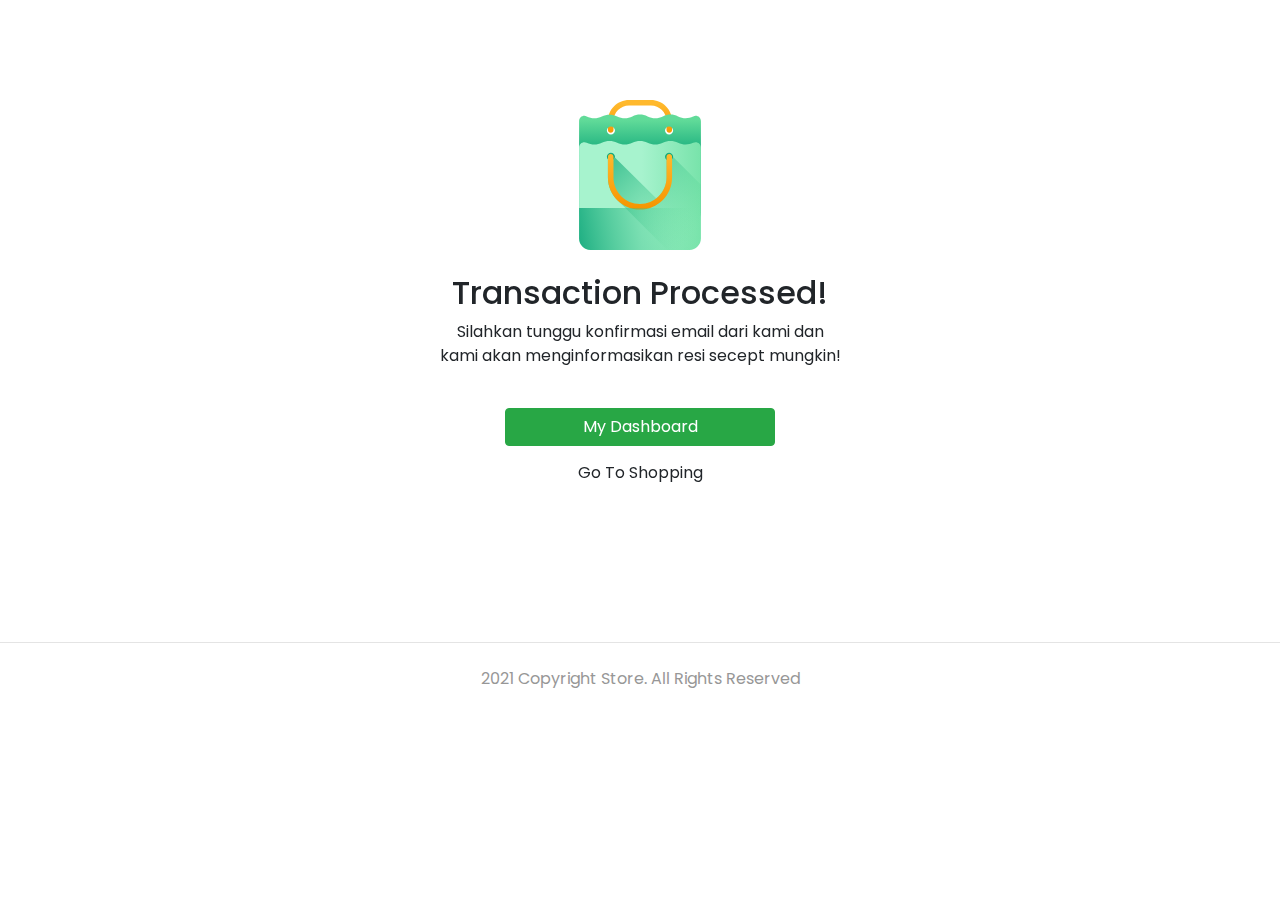
<file: success.html>
<!DOCTYPE html>
<html lang="en">
  <head>
    <meta charset="utf-8" />
    <meta
      name="viewport"
      content="width=device-width, initial-scale=1, shrink-to-fit=no"
    />
    <meta name="description" content="" />
    <meta name="author" content="" />
 
    <title>Store - Your Best Marketplace</title>
 
    <!-- untuk animasi -->
    <link href="https://unpkg.com/aos@2.3.1/dist/aos.css" rel="stylesheet" />
    <!-- panggil css -->
    <link href="style/main.css" rel="stylesheet" />
  </head>
 
  <body>
 
    <!-- Page Content -->
    <!-- TODO 29 Success Markup  -->
    <div class="page-content page-home">
      <div class="section-success" data-aos="zoom-in">
        <div class="container">
          <div class="row align-items-center row-login justify-content-center">
            <div class="col-lg-6 text-center">
              <img src="/images/success.svg" alt="" class="mb-4">
              <h2>
                Transaction Processed!
              </h2>
              <p>
                Silahkan tunggu konfirmasi email dari kami dan <br />
                kami akan menginformasikan resi secept mungkin!
              </p>
              <div>
                <a class="btn btn-success w-50 mt-4" href="/dashboard.html">
                  My Dashboard
                </a>
                <a class="btn btn-signup w-50 mt-2" href="/index.html">
                  Go To Shopping
                </a>
              </div>
            </div>
          </div>
        </div>
      </div>
    </div>
 
    <footer>
      <div class="container">
        <div class="row">
          <div class="col-12 text-center">
            <p class="pt-4 pb-2">
              2021 Copyright Store. All Rights Reserved
            </p>
          </div>
        </div>
      </div>
    </footer>
    <!-- Bootstrap core JavaScript -->
    <script src="/vendor/jquery/jquery.slim.min.js"></script>
    <script src="/vendor/bootstrap/js/bootstrap.bundle.min.js"></script>
    <script src="https://unpkg.com/aos@2.3.1/dist/aos.js"></script>
    <script>
      AOS.init();
    </script>
    <script src="/script/navbar-scroll.js">
 
    </script>
  </body>
</html>
</file>
